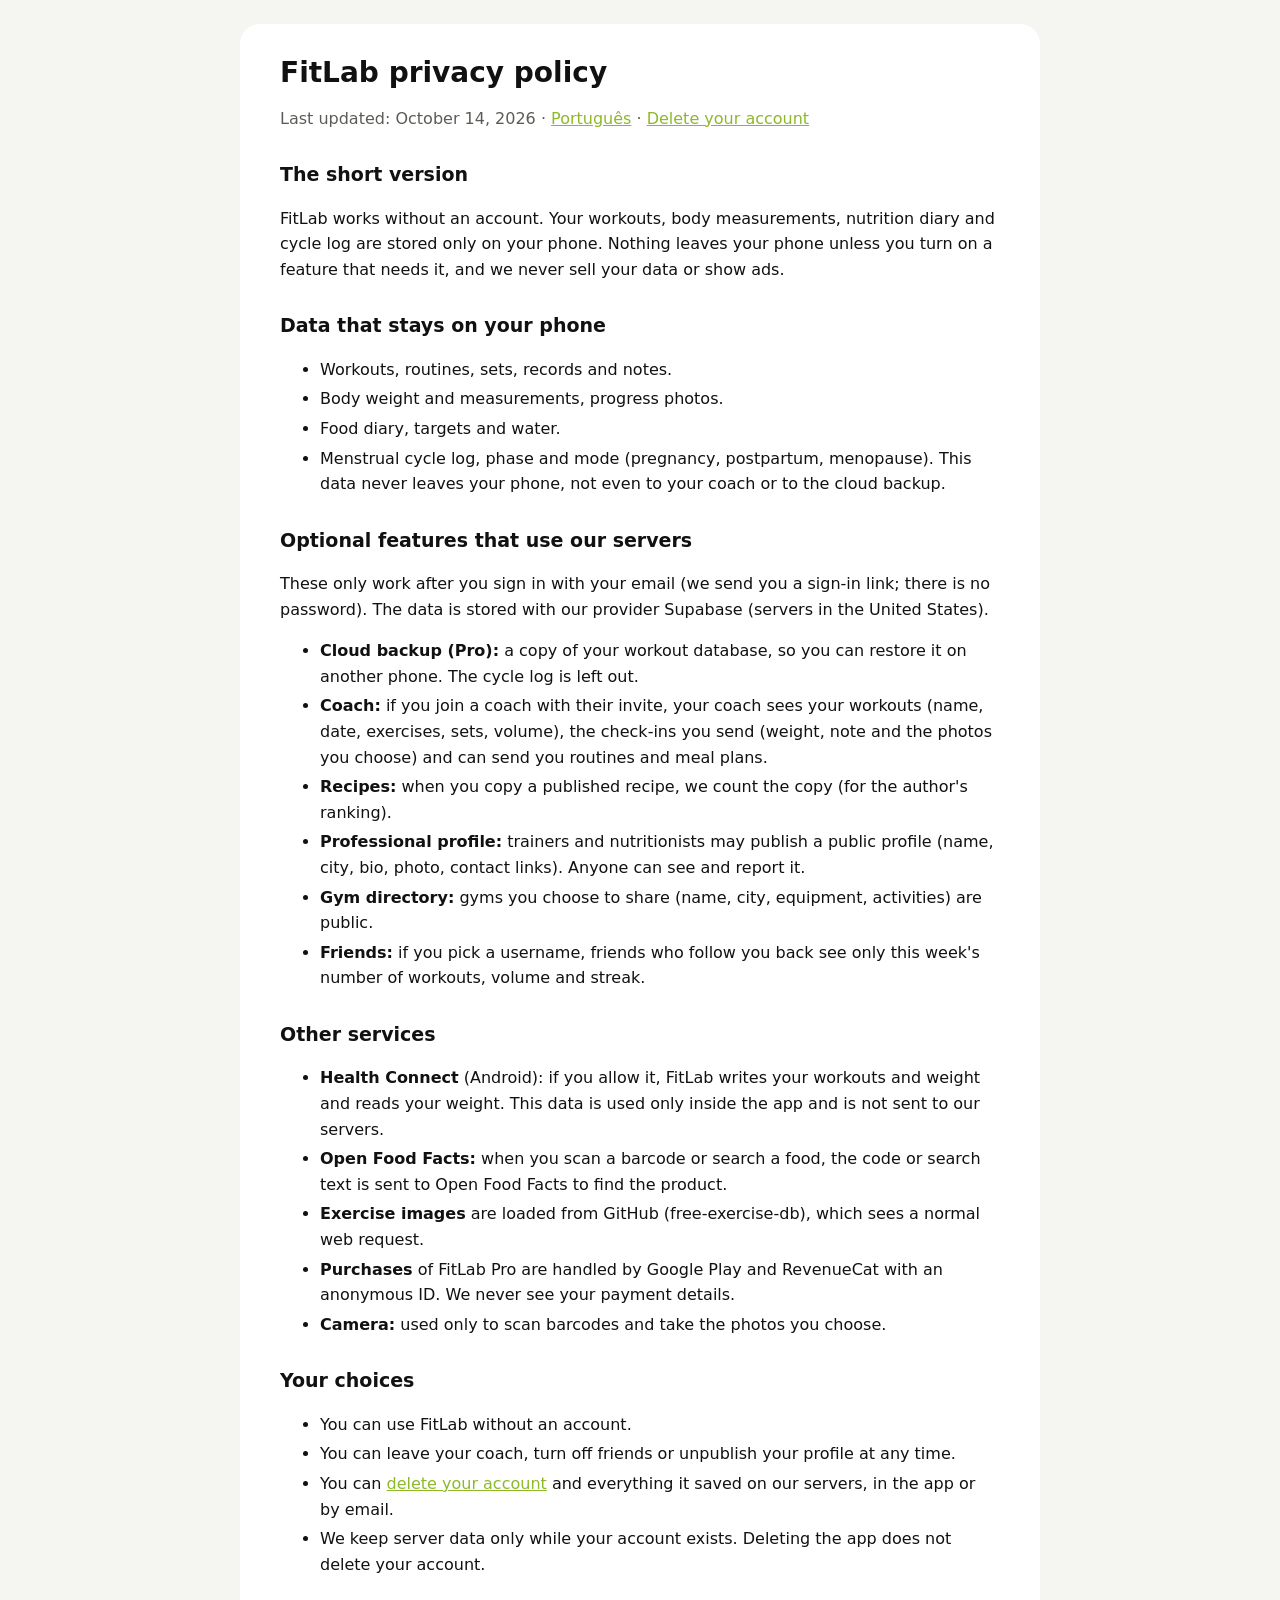
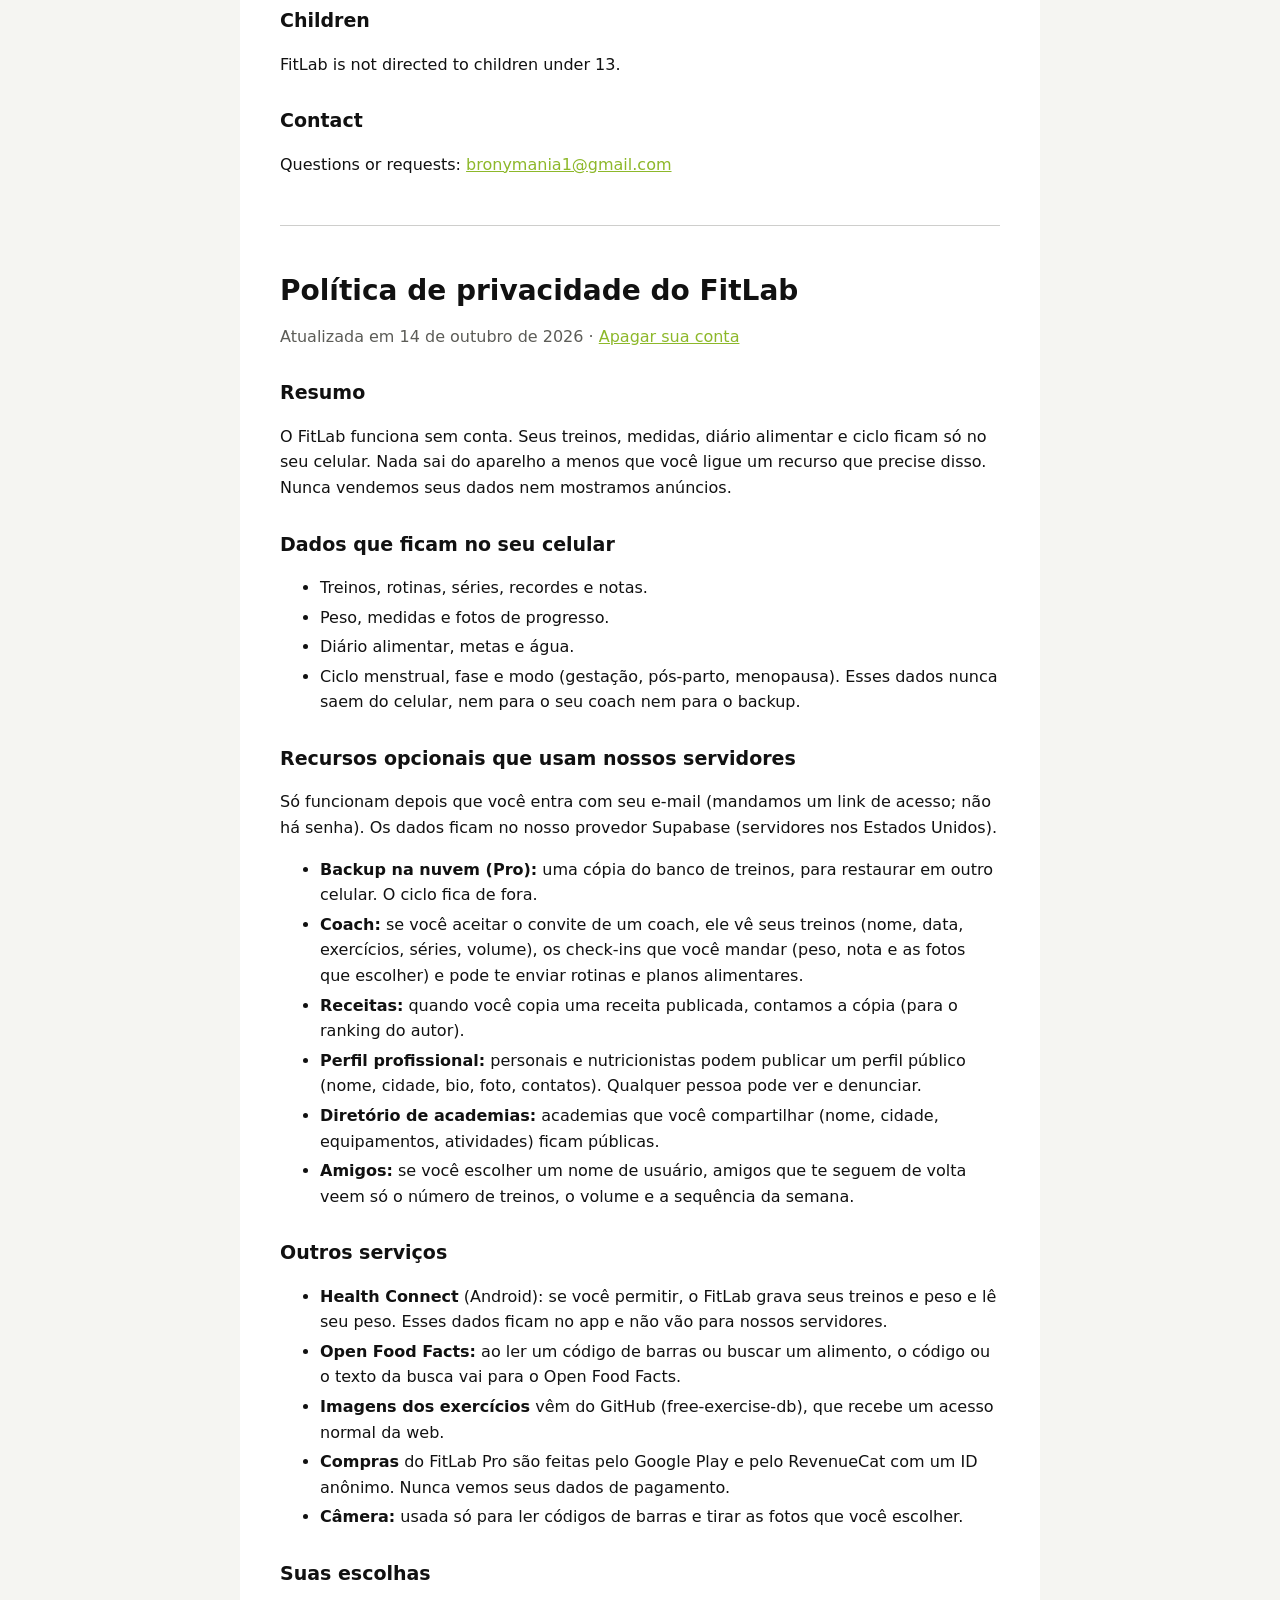
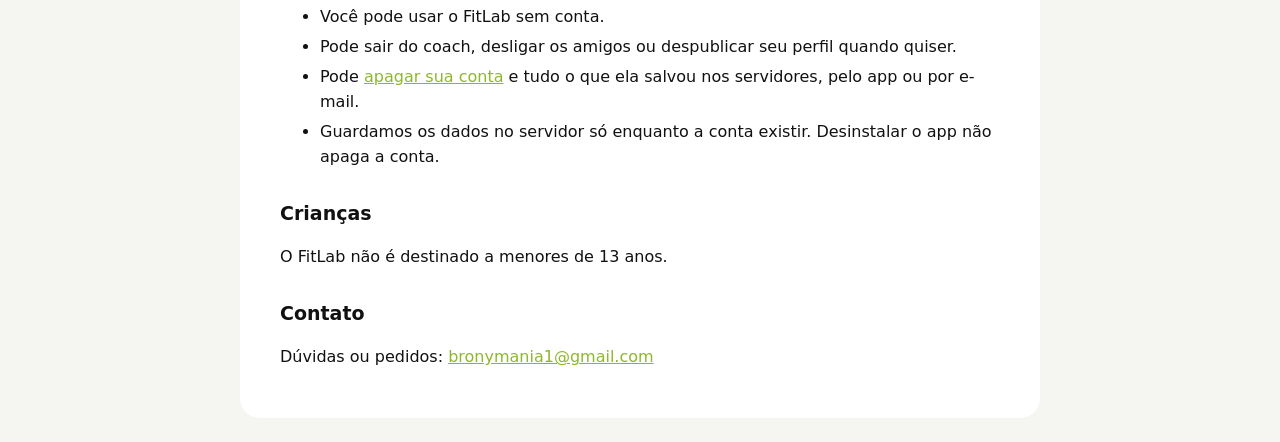
<file: index.html>
<!doctype html>
<html lang="en">
<head>
<meta charset="utf-8">
<meta name="viewport" content="width=device-width, initial-scale=1">
<title>FitLab · Privacy policy</title>
<link rel="stylesheet" href="style.css">
</head>
<body>
<main>
<h1>FitLab privacy policy</h1>
<p class="muted">Last updated: October 14, 2026 · <a href="#pt">Português</a> · <a href="delete.html">Delete your account</a></p>

<h2>The short version</h2>
<p>FitLab works without an account. Your workouts, body measurements, nutrition diary and cycle log are stored only on your phone. Nothing leaves your phone unless you turn on a feature that needs it, and we never sell your data or show ads.</p>

<h2>Data that stays on your phone</h2>
<ul>
<li>Workouts, routines, sets, records and notes.</li>
<li>Body weight and measurements, progress photos.</li>
<li>Food diary, targets and water.</li>
<li>Menstrual cycle log, phase and mode (pregnancy, postpartum, menopause). This data never leaves your phone, not even to your coach or to the cloud backup.</li>
</ul>

<h2>Optional features that use our servers</h2>
<p>These only work after you sign in with your email (we send you a sign-in link; there is no password). The data is stored with our provider Supabase (servers in the United States).</p>
<ul>
<li><b>Cloud backup (Pro):</b> a copy of your workout database, so you can restore it on another phone. The cycle log is left out.</li>
<li><b>Coach:</b> if you join a coach with their invite, your coach sees your workouts (name, date, exercises, sets, volume), the check-ins you send (weight, note and the photos you choose) and can send you routines and meal plans.</li>
<li><b>Recipes:</b> when you copy a published recipe, we count the copy (for the author's ranking).</li>
<li><b>Professional profile:</b> trainers and nutritionists may publish a public profile (name, city, bio, photo, contact links). Anyone can see and report it.</li>
<li><b>Gym directory:</b> gyms you choose to share (name, city, equipment, activities) are public.</li>
<li><b>Friends:</b> if you pick a username, friends who follow you back see only this week's number of workouts, volume and streak.</li>
</ul>

<h2>Other services</h2>
<ul>
<li><b>Health Connect</b> (Android): if you allow it, FitLab writes your workouts and weight and reads your weight. This data is used only inside the app and is not sent to our servers.</li>
<li><b>Open Food Facts:</b> when you scan a barcode or search a food, the code or search text is sent to Open Food Facts to find the product.</li>
<li><b>Exercise images</b> are loaded from GitHub (free-exercise-db), which sees a normal web request.</li>
<li><b>Purchases</b> of FitLab Pro are handled by Google Play and RevenueCat with an anonymous ID. We never see your payment details.</li>
<li><b>Camera:</b> used only to scan barcodes and take the photos you choose.</li>
</ul>

<h2>Your choices</h2>
<ul>
<li>You can use FitLab without an account.</li>
<li>You can leave your coach, turn off friends or unpublish your profile at any time.</li>
<li>You can <a href="delete.html">delete your account</a> and everything it saved on our servers, in the app or by email.</li>
<li>We keep server data only while your account exists. Deleting the app does not delete your account.</li>
</ul>

<h2>Children</h2>
<p>FitLab is not directed to children under 13.</p>

<h2>Contact</h2>
<p>Questions or requests: <a href="mailto:bronymania1@gmail.com">bronymania1@gmail.com</a></p>

<hr id="pt">

<h1>Política de privacidade do FitLab</h1>
<p class="muted">Atualizada em 14 de outubro de 2026 · <a href="delete.html#pt">Apagar sua conta</a></p>

<h2>Resumo</h2>
<p>O FitLab funciona sem conta. Seus treinos, medidas, diário alimentar e ciclo ficam só no seu celular. Nada sai do aparelho a menos que você ligue um recurso que precise disso. Nunca vendemos seus dados nem mostramos anúncios.</p>

<h2>Dados que ficam no seu celular</h2>
<ul>
<li>Treinos, rotinas, séries, recordes e notas.</li>
<li>Peso, medidas e fotos de progresso.</li>
<li>Diário alimentar, metas e água.</li>
<li>Ciclo menstrual, fase e modo (gestação, pós-parto, menopausa). Esses dados nunca saem do celular, nem para o seu coach nem para o backup.</li>
</ul>

<h2>Recursos opcionais que usam nossos servidores</h2>
<p>Só funcionam depois que você entra com seu e-mail (mandamos um link de acesso; não há senha). Os dados ficam no nosso provedor Supabase (servidores nos Estados Unidos).</p>
<ul>
<li><b>Backup na nuvem (Pro):</b> uma cópia do banco de treinos, para restaurar em outro celular. O ciclo fica de fora.</li>
<li><b>Coach:</b> se você aceitar o convite de um coach, ele vê seus treinos (nome, data, exercícios, séries, volume), os check-ins que você mandar (peso, nota e as fotos que escolher) e pode te enviar rotinas e planos alimentares.</li>
<li><b>Receitas:</b> quando você copia uma receita publicada, contamos a cópia (para o ranking do autor).</li>
<li><b>Perfil profissional:</b> personais e nutricionistas podem publicar um perfil público (nome, cidade, bio, foto, contatos). Qualquer pessoa pode ver e denunciar.</li>
<li><b>Diretório de academias:</b> academias que você compartilhar (nome, cidade, equipamentos, atividades) ficam públicas.</li>
<li><b>Amigos:</b> se você escolher um nome de usuário, amigos que te seguem de volta veem só o número de treinos, o volume e a sequência da semana.</li>
</ul>

<h2>Outros serviços</h2>
<ul>
<li><b>Health Connect</b> (Android): se você permitir, o FitLab grava seus treinos e peso e lê seu peso. Esses dados ficam no app e não vão para nossos servidores.</li>
<li><b>Open Food Facts:</b> ao ler um código de barras ou buscar um alimento, o código ou o texto da busca vai para o Open Food Facts.</li>
<li><b>Imagens dos exercícios</b> vêm do GitHub (free-exercise-db), que recebe um acesso normal da web.</li>
<li><b>Compras</b> do FitLab Pro são feitas pelo Google Play e pelo RevenueCat com um ID anônimo. Nunca vemos seus dados de pagamento.</li>
<li><b>Câmera:</b> usada só para ler códigos de barras e tirar as fotos que você escolher.</li>
</ul>

<h2>Suas escolhas</h2>
<ul>
<li>Você pode usar o FitLab sem conta.</li>
<li>Pode sair do coach, desligar os amigos ou despublicar seu perfil quando quiser.</li>
<li>Pode <a href="delete.html#pt">apagar sua conta</a> e tudo o que ela salvou nos servidores, pelo app ou por e-mail.</li>
<li>Guardamos os dados no servidor só enquanto a conta existir. Desinstalar o app não apaga a conta.</li>
</ul>

<h2>Crianças</h2>
<p>O FitLab não é destinado a menores de 13 anos.</p>

<h2>Contato</h2>
<p>Dúvidas ou pedidos: <a href="mailto:bronymania1@gmail.com">bronymania1@gmail.com</a></p>
</main>
</body>
</html>
</file>
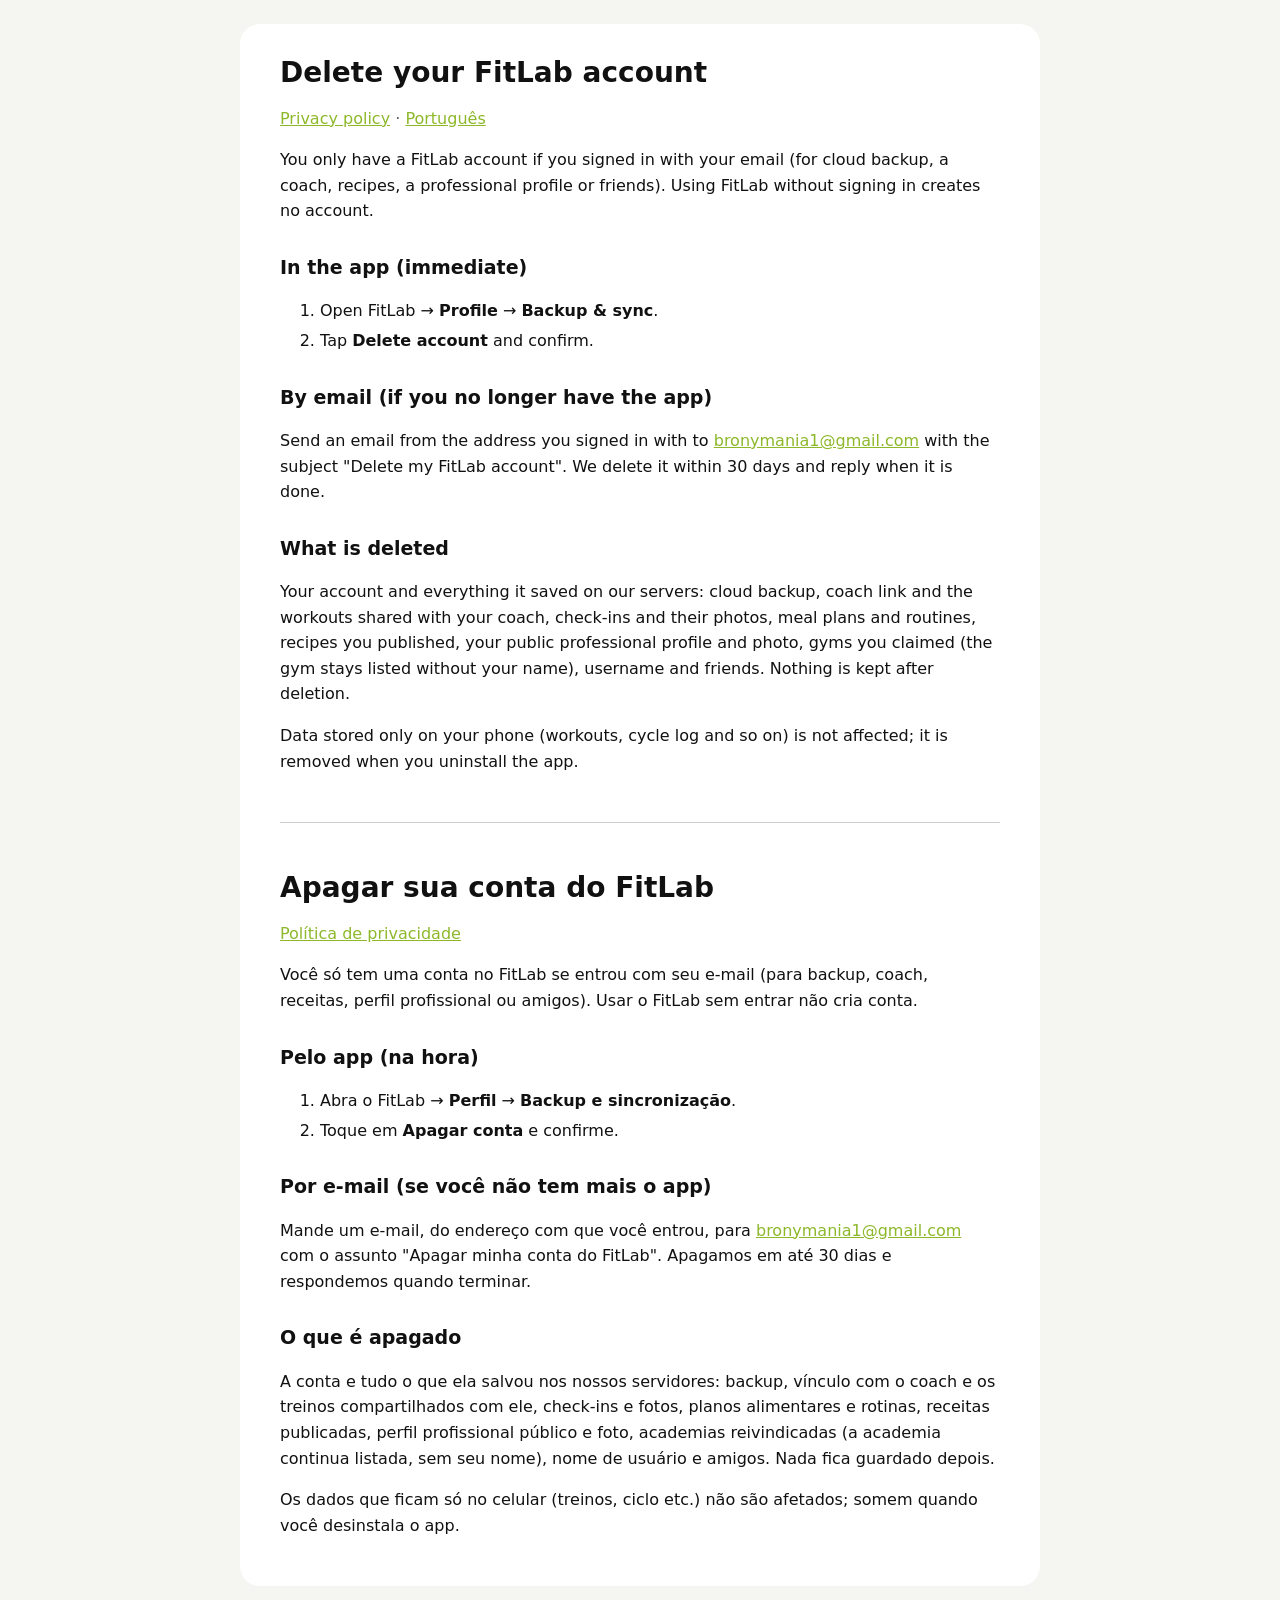
<file: delete.html>
<!doctype html>
<html lang="en">
<head>
<meta charset="utf-8">
<meta name="viewport" content="width=device-width, initial-scale=1">
<title>FitLab · Delete your account</title>
<link rel="stylesheet" href="style.css">
</head>
<body>
<main>
<h1>Delete your FitLab account</h1>
<p class="muted"><a href="index.html">Privacy policy</a> · <a href="#pt">Português</a></p>

<p>You only have a FitLab account if you signed in with your email (for cloud backup, a coach, recipes, a professional profile or friends). Using FitLab without signing in creates no account.</p>

<h2>In the app (immediate)</h2>
<ol>
<li>Open FitLab → <b>Profile</b> → <b>Backup &amp; sync</b>.</li>
<li>Tap <b>Delete account</b> and confirm.</li>
</ol>

<h2>By email (if you no longer have the app)</h2>
<p>Send an email from the address you signed in with to <a href="mailto:bronymania1@gmail.com?subject=Delete%20my%20FitLab%20account">bronymania1@gmail.com</a> with the subject "Delete my FitLab account". We delete it within 30 days and reply when it is done.</p>

<h2>What is deleted</h2>
<p>Your account and everything it saved on our servers: cloud backup, coach link and the workouts shared with your coach, check-ins and their photos, meal plans and routines, recipes you published, your public professional profile and photo, gyms you claimed (the gym stays listed without your name), username and friends. Nothing is kept after deletion.</p>
<p>Data stored only on your phone (workouts, cycle log and so on) is not affected; it is removed when you uninstall the app.</p>

<hr id="pt">

<h1>Apagar sua conta do FitLab</h1>
<p class="muted"><a href="index.html#pt">Política de privacidade</a></p>

<p>Você só tem uma conta no FitLab se entrou com seu e-mail (para backup, coach, receitas, perfil profissional ou amigos). Usar o FitLab sem entrar não cria conta.</p>

<h2>Pelo app (na hora)</h2>
<ol>
<li>Abra o FitLab → <b>Perfil</b> → <b>Backup e sincronização</b>.</li>
<li>Toque em <b>Apagar conta</b> e confirme.</li>
</ol>

<h2>Por e-mail (se você não tem mais o app)</h2>
<p>Mande um e-mail, do endereço com que você entrou, para <a href="mailto:bronymania1@gmail.com?subject=Apagar%20minha%20conta%20do%20FitLab">bronymania1@gmail.com</a> com o assunto "Apagar minha conta do FitLab". Apagamos em até 30 dias e respondemos quando terminar.</p>

<h2>O que é apagado</h2>
<p>A conta e tudo o que ela salvou nos nossos servidores: backup, vínculo com o coach e os treinos compartilhados com ele, check-ins e fotos, planos alimentares e rotinas, receitas publicadas, perfil profissional público e foto, academias reivindicadas (a academia continua listada, sem seu nome), nome de usuário e amigos. Nada fica guardado depois.</p>
<p>Os dados que ficam só no celular (treinos, ciclo etc.) não são afetados; somem quando você desinstala o app.</p>
</main>
</body>
</html>
</file>
<file: style.css>
:root { --bg: #F5F5F2; --ink: #111111; --muted: #5C5C57; --card: #FFFFFF; --accent: #8DB82A; }
@media (prefers-color-scheme: dark) {
  :root { --bg: #0F0F0E; --ink: #F2F2EE; --muted: #A3A39C; --card: #1A1A18; --accent: #B4D94E; }
}
body { margin: 0; background: var(--bg); color: var(--ink); font: 16px/1.6 system-ui, -apple-system, "Segoe UI", Roboto, sans-serif; }
main { max-width: 720px; margin: 24px auto; padding: 24px 16px; background: var(--card); border-radius: 20px; }
@media (min-width: 760px) { main { padding: 32px 40px; } }
h1 { font-size: 28px; line-height: 1.2; margin: 0 0 8px; }
h2 { font-size: 19px; margin: 28px 0 8px; }
.muted { color: var(--muted); }
a { color: var(--accent); }
hr { border: 0; border-top: 1px solid var(--muted); opacity: .3; margin: 48px 0; }
li { margin: 4px 0; }
</file>
